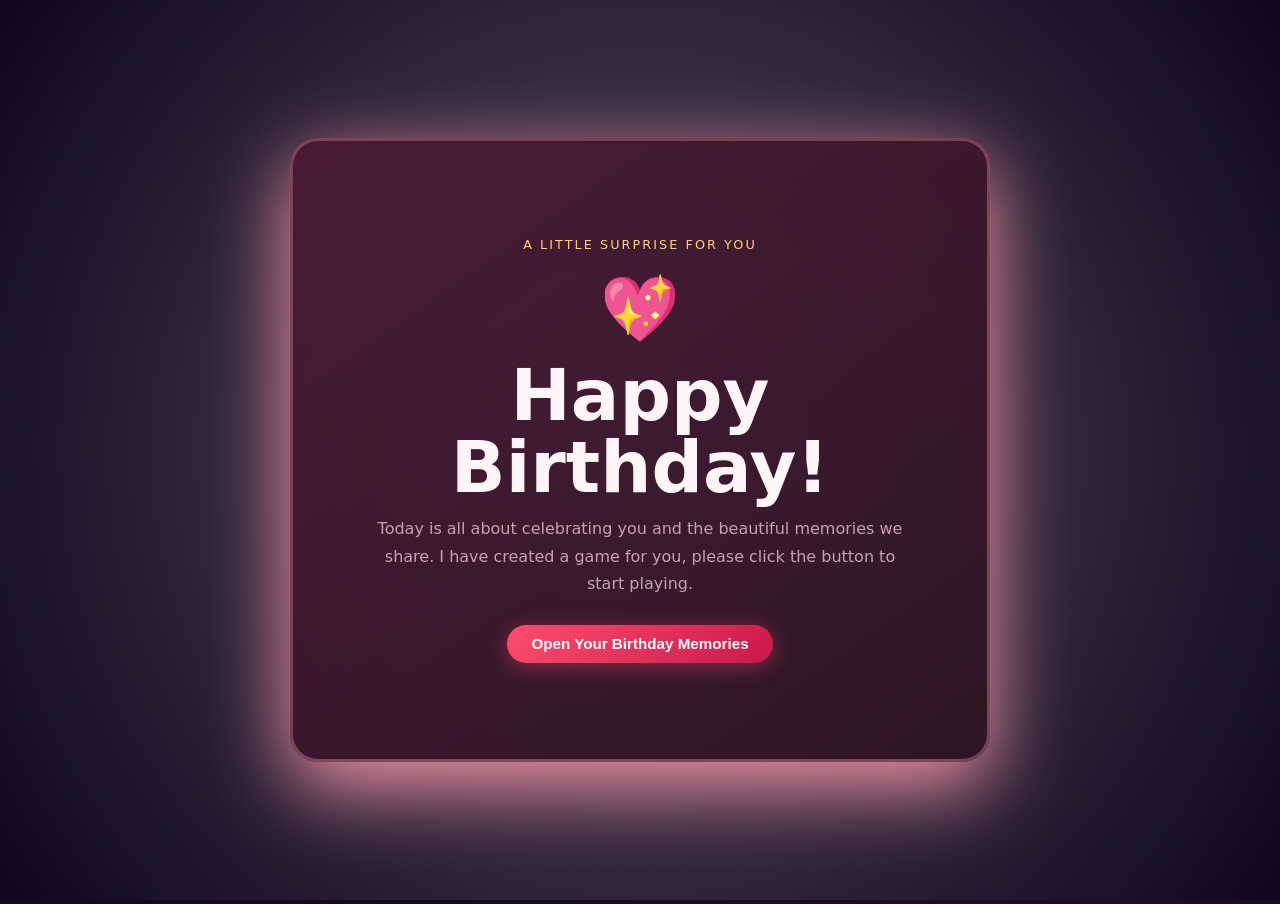
<file: index.html>
<!DOCTYPE html>
<html lang="en">
<head>
<meta charset="UTF-8">
<meta name="viewport" content="width=device-width, initial-scale=1.0">
<title>Heart to Heart | Photo Pair Game</title>
  <link rel="preconnect" href="https://fonts.googleapis.com">
  <link rel="preconnect" href="https://fonts.gstatic.com" crossorigin>
  <link href="https://fonts.googleapis.com/css2?family=Cormorant+Garamond:ital,wght@0,500;0,600;0,700;1,500&family=Great+Vibes&display=swap" rel="stylesheet">
  <link rel="stylesheet" href="styles.css">
</head>
<body> 
  <div class="page-veil" id="page-veil" aria-hidden="true"></div>
  <div class="birthday-intro" id="birthday-intro">
    <div class="birthday-card">
      <span class="birthday-kicker">A little surprise for you</span>
      <span class="birthday-heart" aria-hidden="true">💖</span>
      <h1>Happy Birthday!</h1>
      <p>Today is all about celebrating you and the beautiful memories we share. I have created a game for you, please click the button to start playing.</p>
      <button id="enter-game" type="button">Open Your Birthday Memories</button>
    </div>
  </div>

<main class="page">
		<header class="intro">
			<div><p class="eyebrow">A little memory game</p><h1>Heart to<br>Heart</h1></div>
			<p class="description">Find the photo pairs hiding in a heart. Unleash our precious memories and discover the love that binds us together. <br>Click on a card to reveal the photo, then find its matching pair. <br>Match all pairs to win the game!</p>
		</header>
		<section class="game" aria-label="Photo pair memory game">
			 <div class="stats">
    <div class="stat">Moves: <strong id="moves">0</strong></div>
    <div class="stat">Pairs: <strong id="pairs">0</strong> / 30</div>
  </div>

  <div class="game-board" id="game-board"></div>

  <div class="controls">
    <button id="restart">New Game</button>
  </div>

  <div class="heart-container" id="heart-container"></div>

  <div class="win-overlay" id="win-overlay">
    <div class="win-card">
      <span class="big-heart">💖</span>
      <h2>You did it!</h2>
      <p id="win-stats">You won!</p>
      <p class="win-next">Taking you to our memories…</p>
      <div class="win-actions">
        <button id="see-memories" type="button">Go now</button>
        <button id="play-again" type="button" class="button-secondary">Stay and play again</button>
      </div>
    </div>
  </div>
		</section>
	</main>
	<script src="game.js"></script>


</body>
</html>
</file>
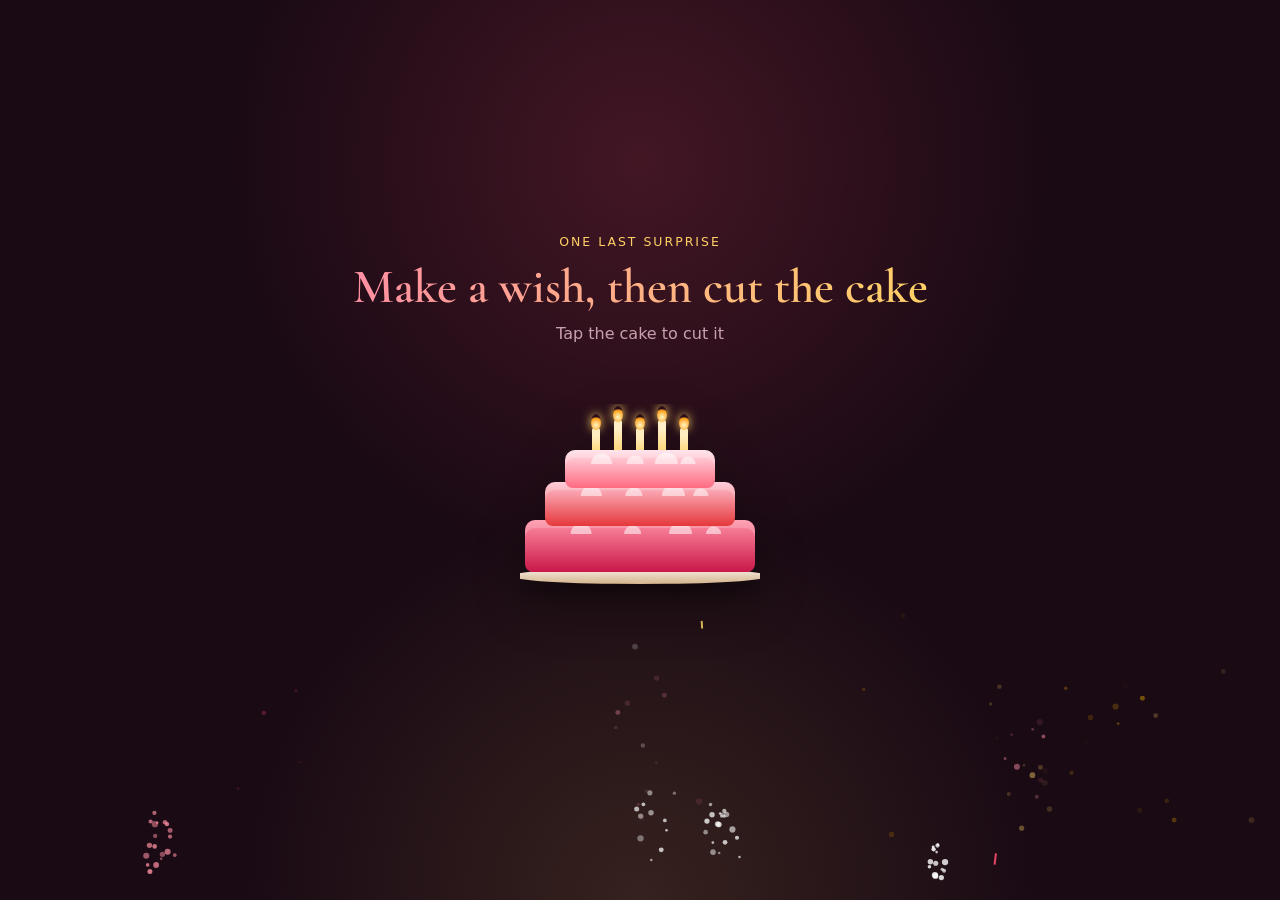
<file: celebrate.html>
<!DOCTYPE html>
<html lang="en">
<head>
  <meta charset="UTF-8">
  <meta name="viewport" content="width=device-width, initial-scale=1.0">
  <title>Cut the Cake | Heart to Heart</title>
  <link rel="preconnect" href="https://fonts.googleapis.com">
  <link rel="preconnect" href="https://fonts.gstatic.com" crossorigin>
  <link href="https://fonts.googleapis.com/css2?family=Cormorant+Garamond:ital,wght@0,500;0,600;0,700;1,500&family=Great+Vibes&display=swap" rel="stylesheet">
  <link rel="stylesheet" href="styles.css">
  <script>
    if (sessionStorage.getItem("pageTransition") === "1") {
      document.documentElement.classList.add("is-arriving");
    }
  </script>
</head>
<body class="celebrate-body">
  <div class="page-veil" id="page-veil" aria-hidden="true"></div>
  <canvas id="fireworks" class="fireworks-canvas" aria-hidden="true"></canvas>
  <div class="balloon-sky" id="balloon-sky" aria-hidden="true"></div>

  <main class="celebrate-stage" id="celebrate-stage">
    <p class="celebrate-kicker">One last surprise</p>
    <h1 class="celebrate-title">Make a wish, then cut the cake</h1>
    <p class="celebrate-hint" id="celebrate-hint">Tap the cake to cut it</p>

    <button class="cake-button" id="cake-button" type="button" aria-label="Cut the birthday cake">
      <span class="knife" aria-hidden="true">
        <span class="knife-handle"></span>
        <span class="knife-blade"></span>
      </span>
      <span class="cake-split">
        <span class="cake-half is-left" id="cake-left"></span>
        <span class="cake-half is-right" id="cake-right"></span>
      </span>
    </button>
  </main>

  <div class="anniversary-overlay" id="anniversary-overlay" aria-live="polite">
    <span class="birthday-kicker">And now, for us</span>
    <h2>Happy Anniversary</h2>
    <p>To the love we keep choosing, and to every year still waiting to be photographed.</p>
    <a href="memories.html">Look at our memories again</a>
  </div>

  <script src="celebrate.js"></script>
</body>
</html>
</file>
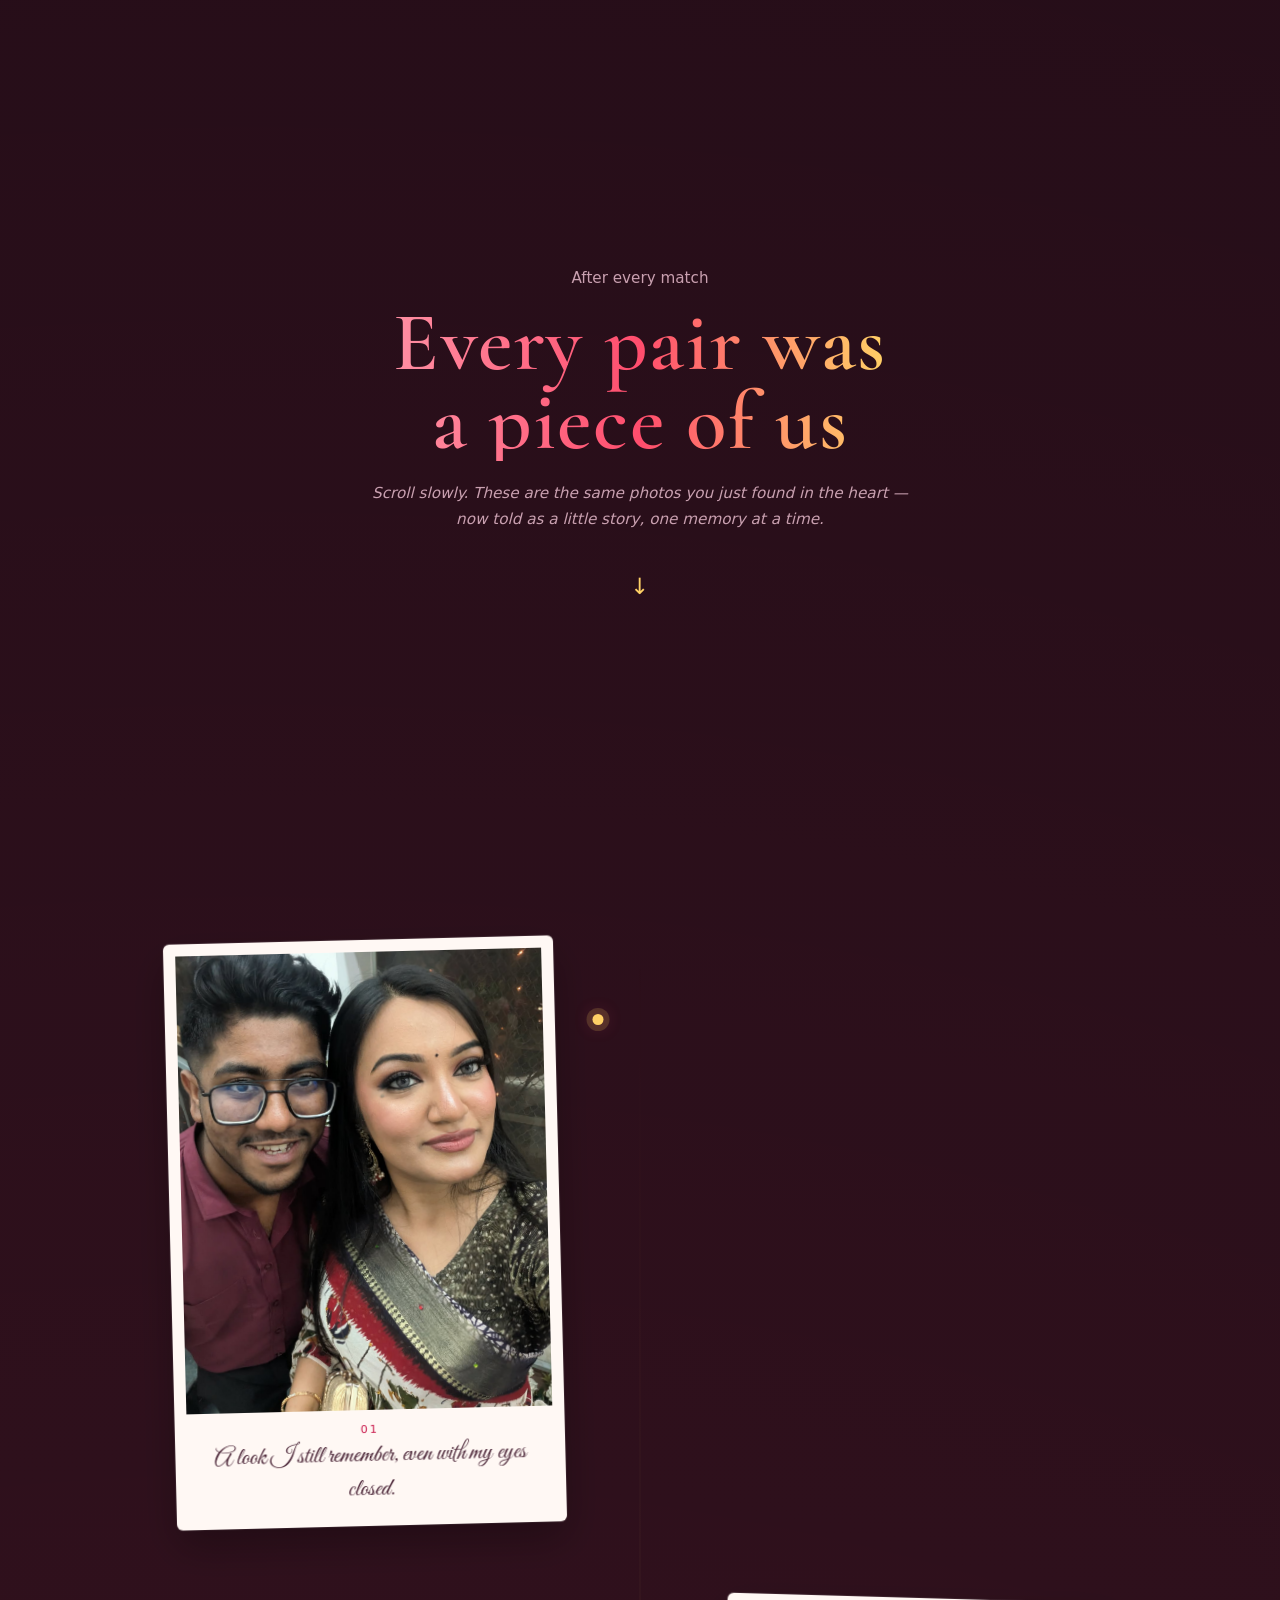
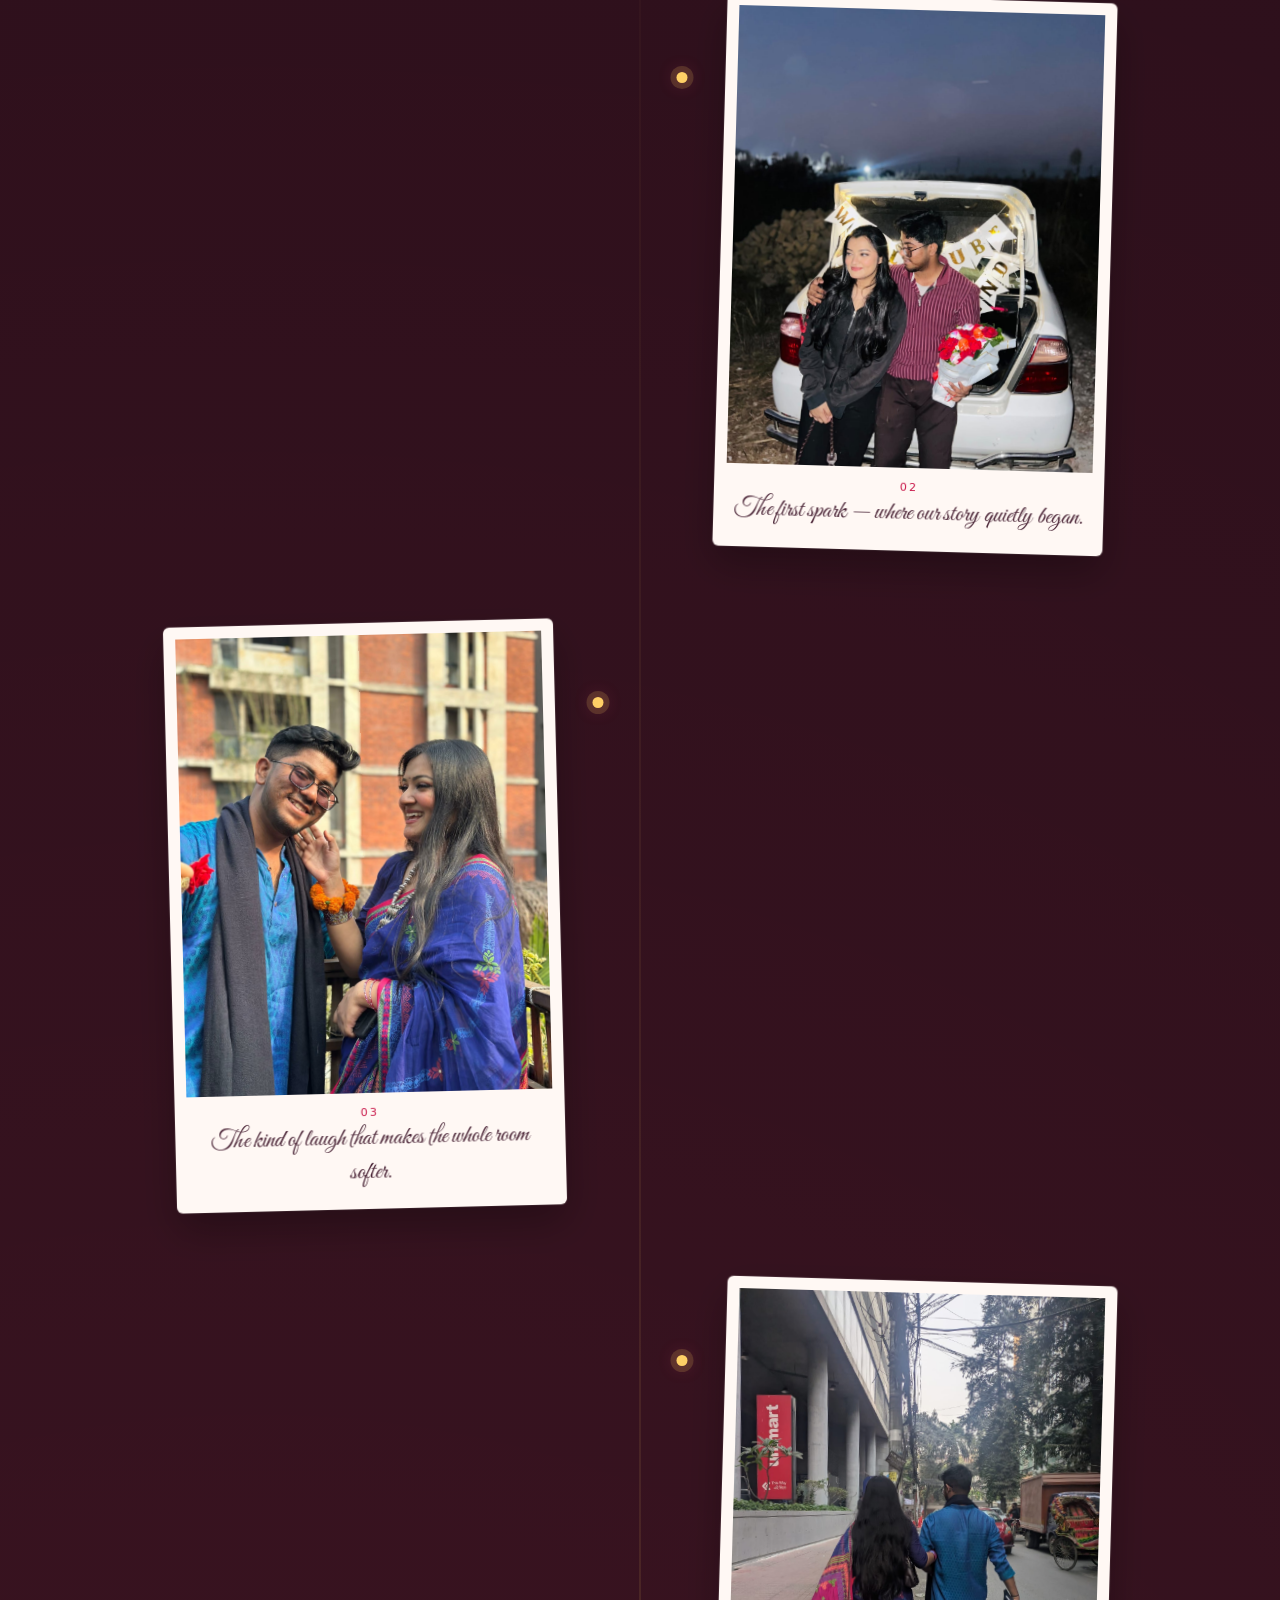
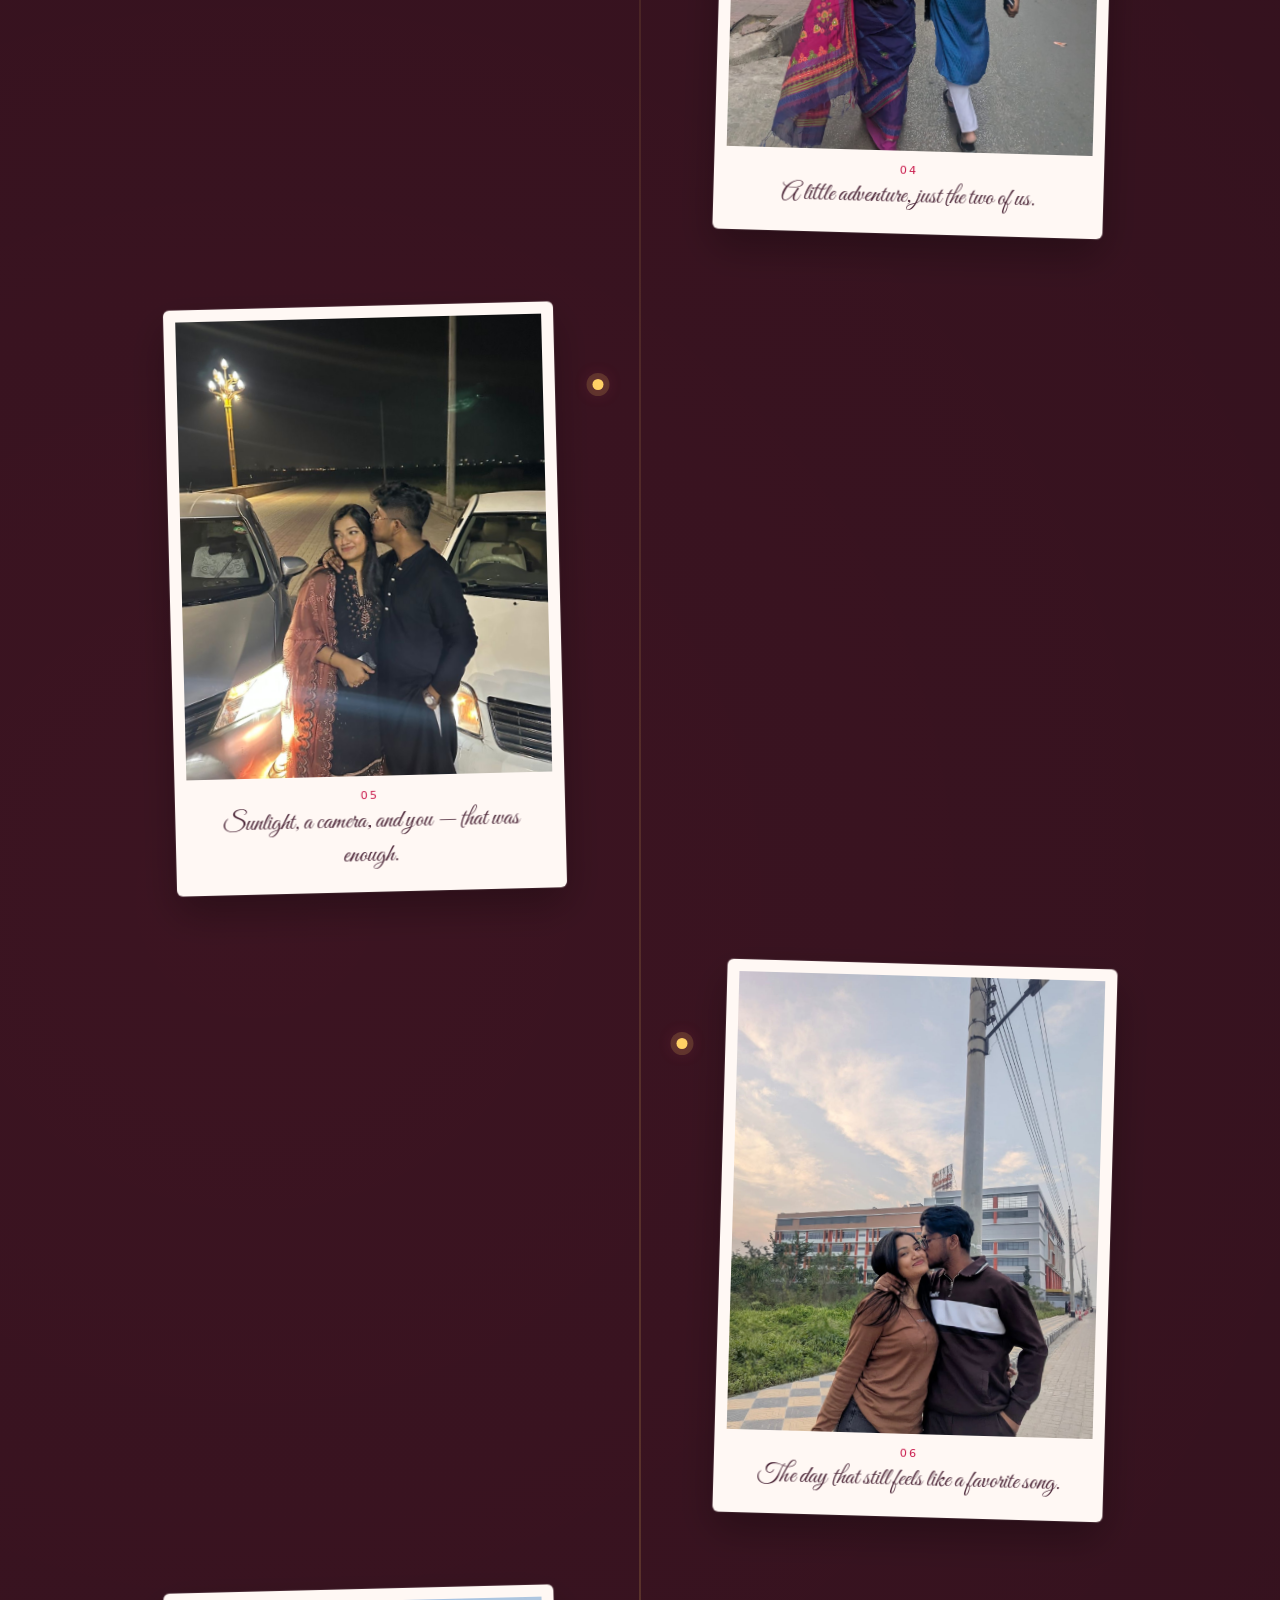
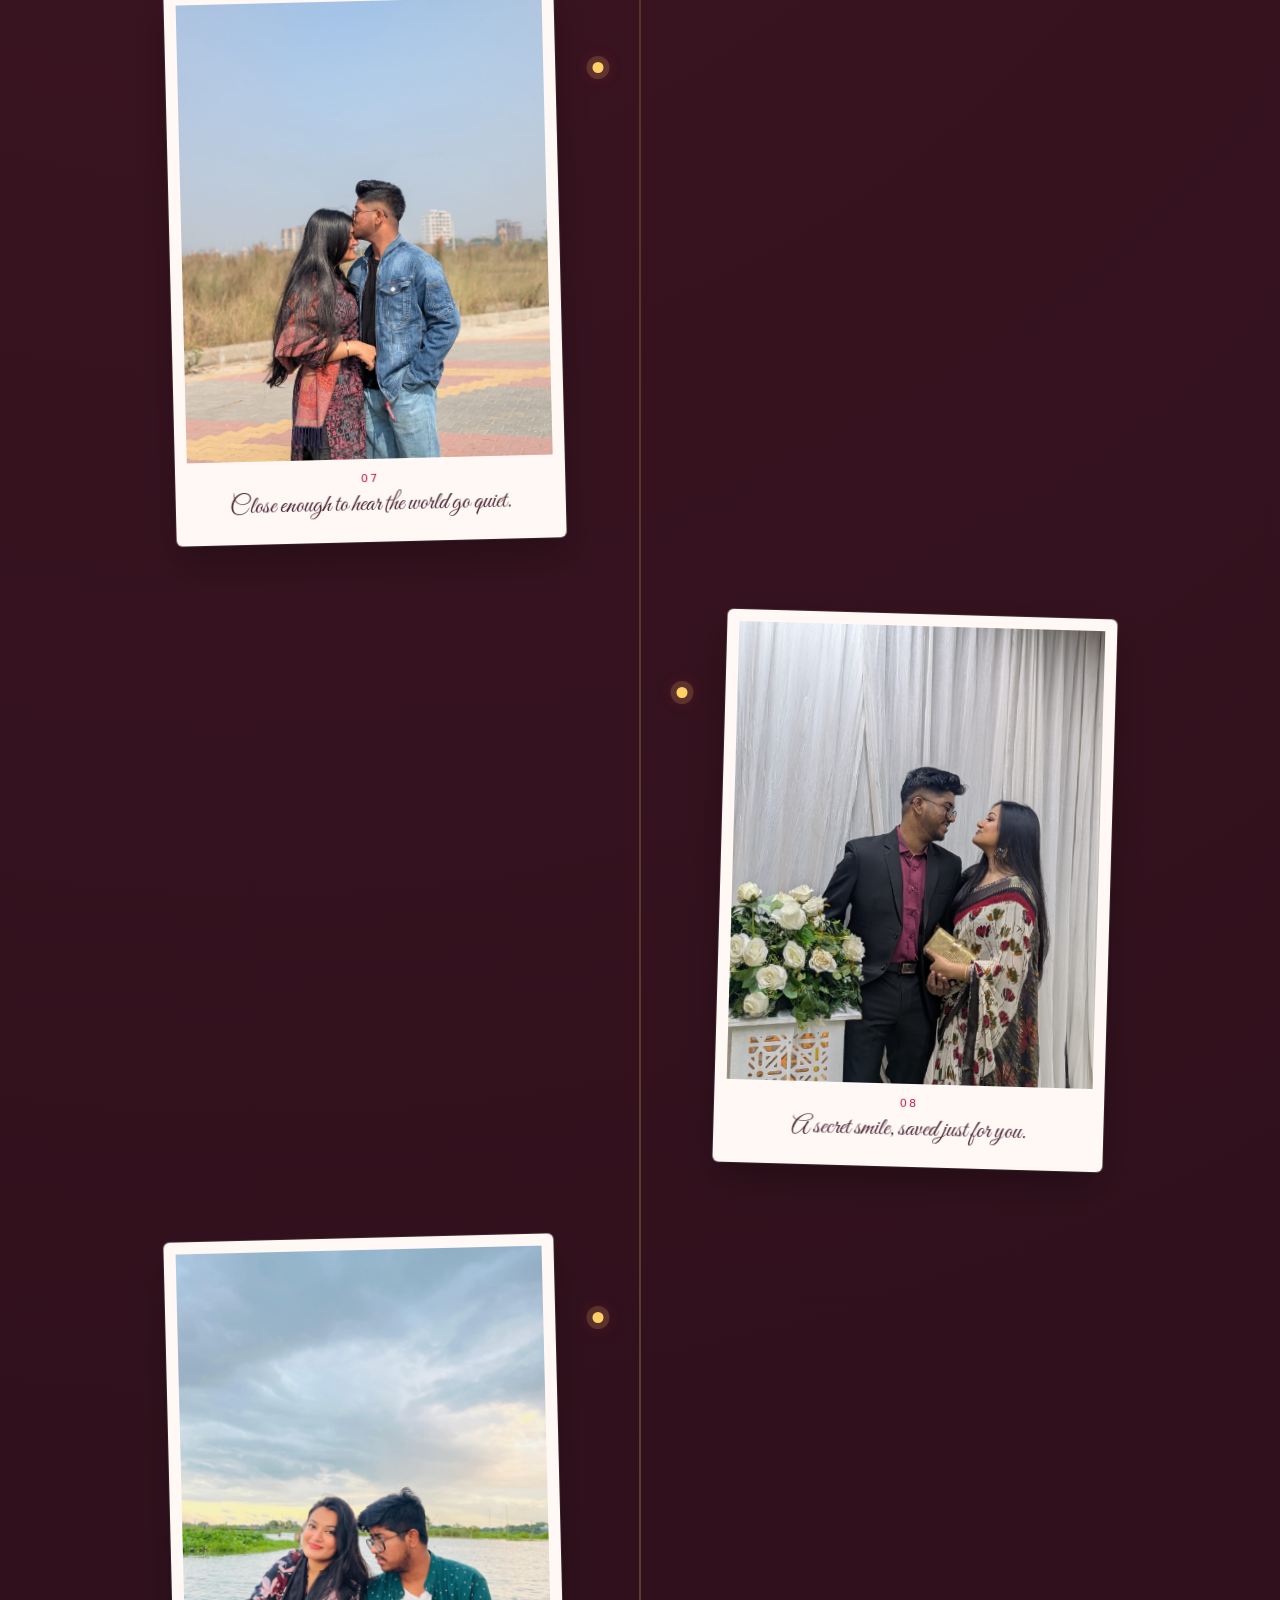
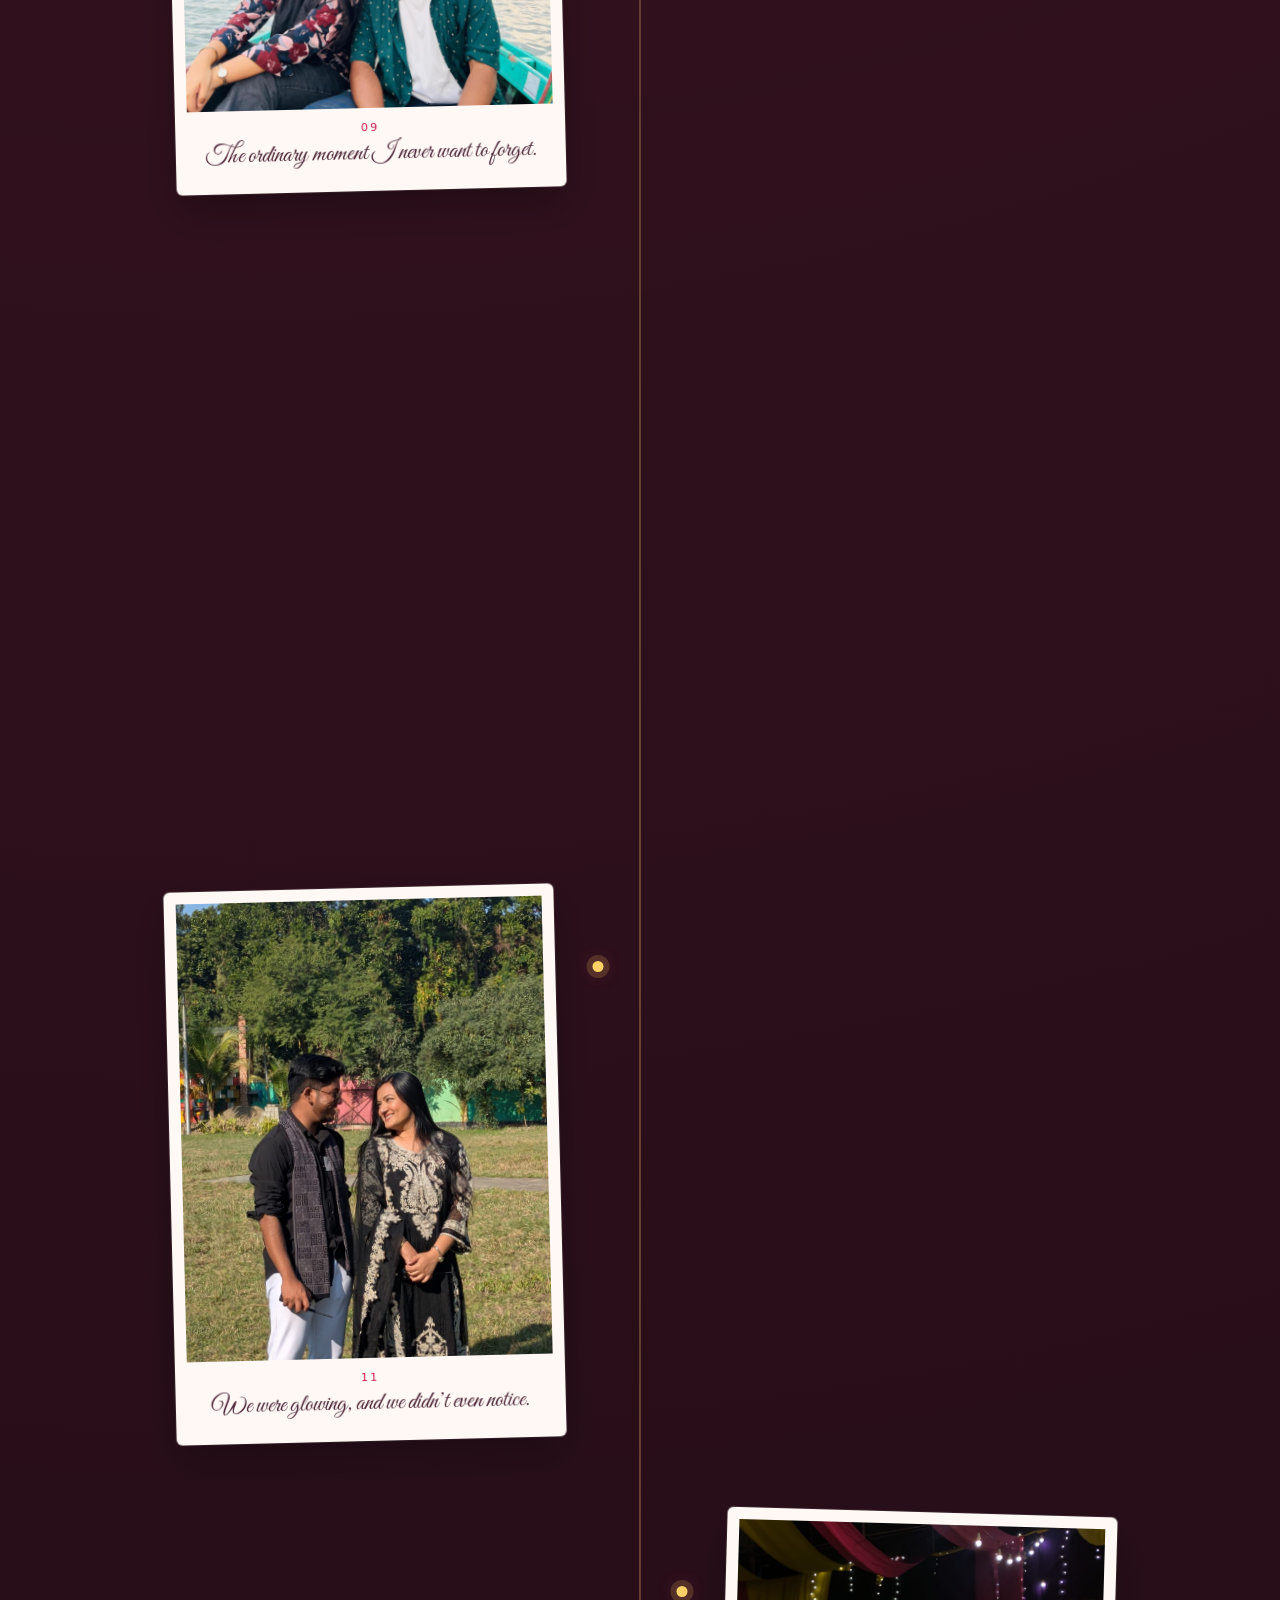
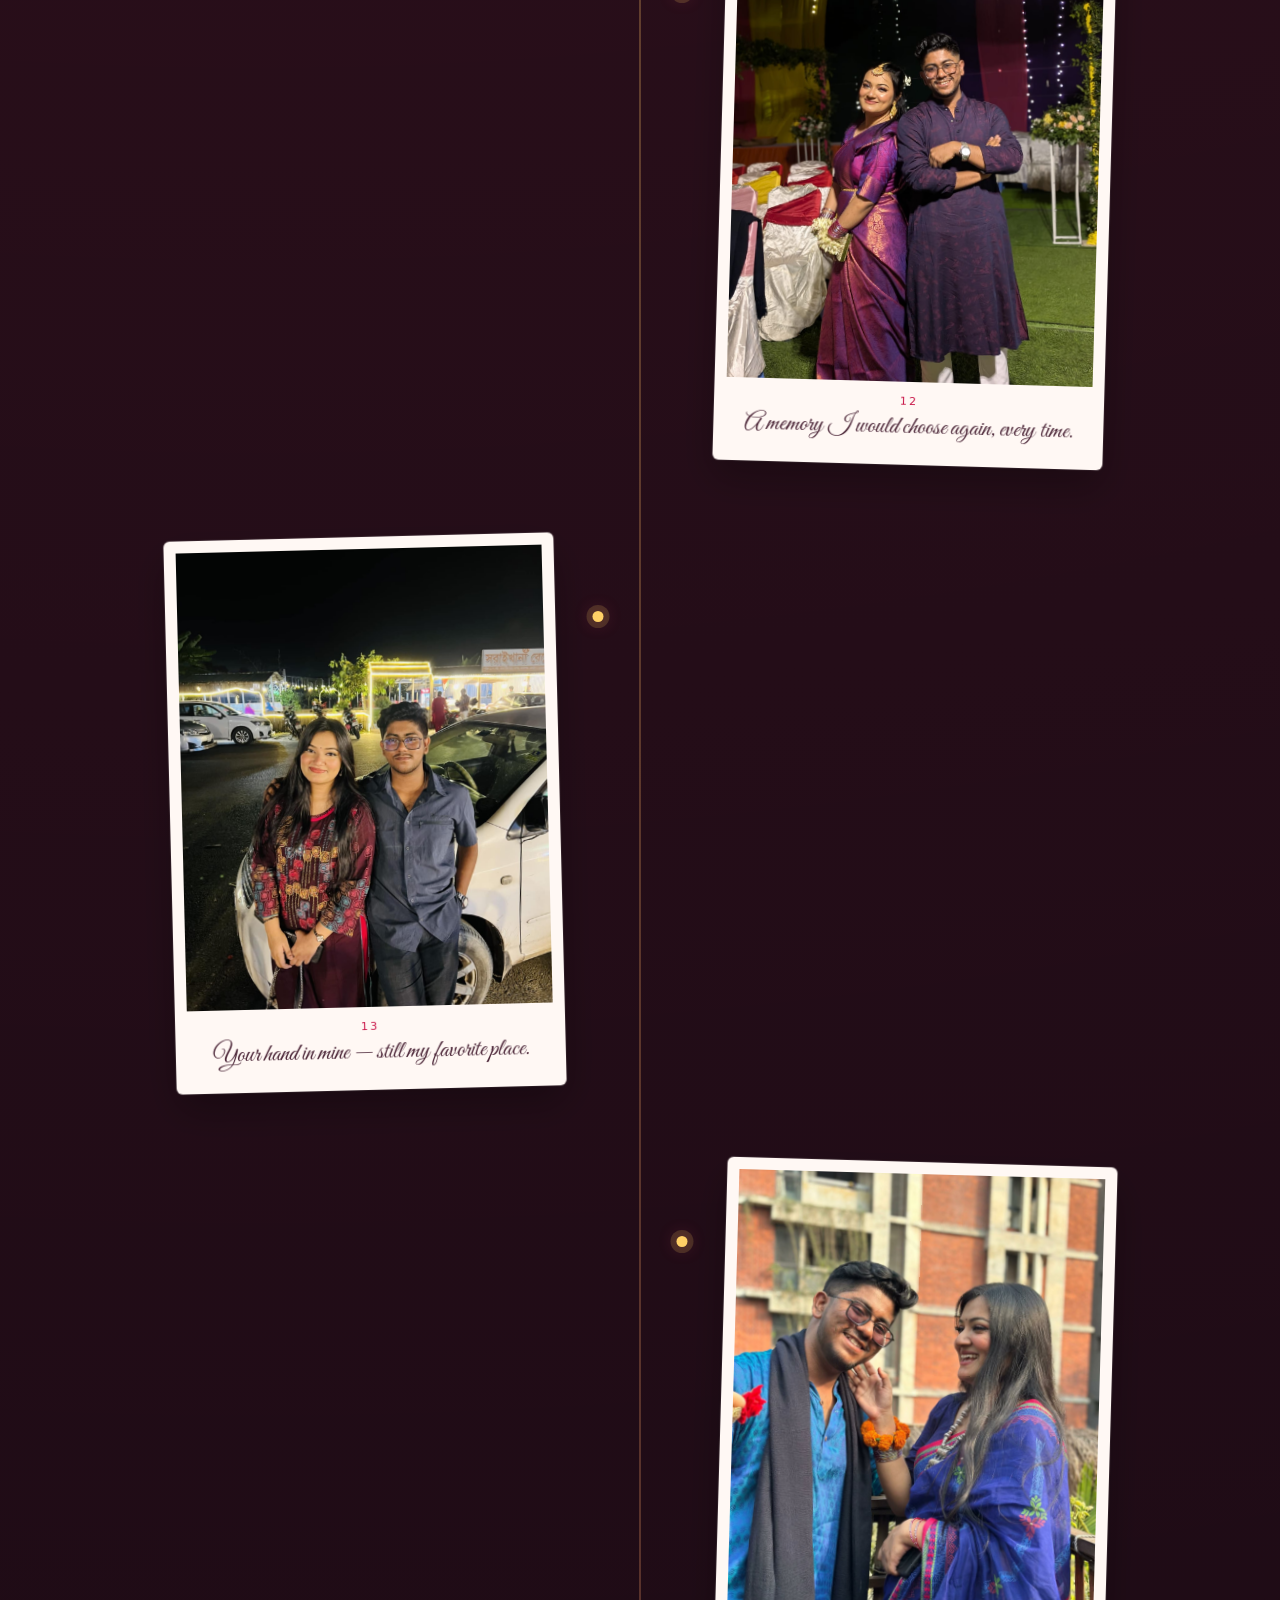
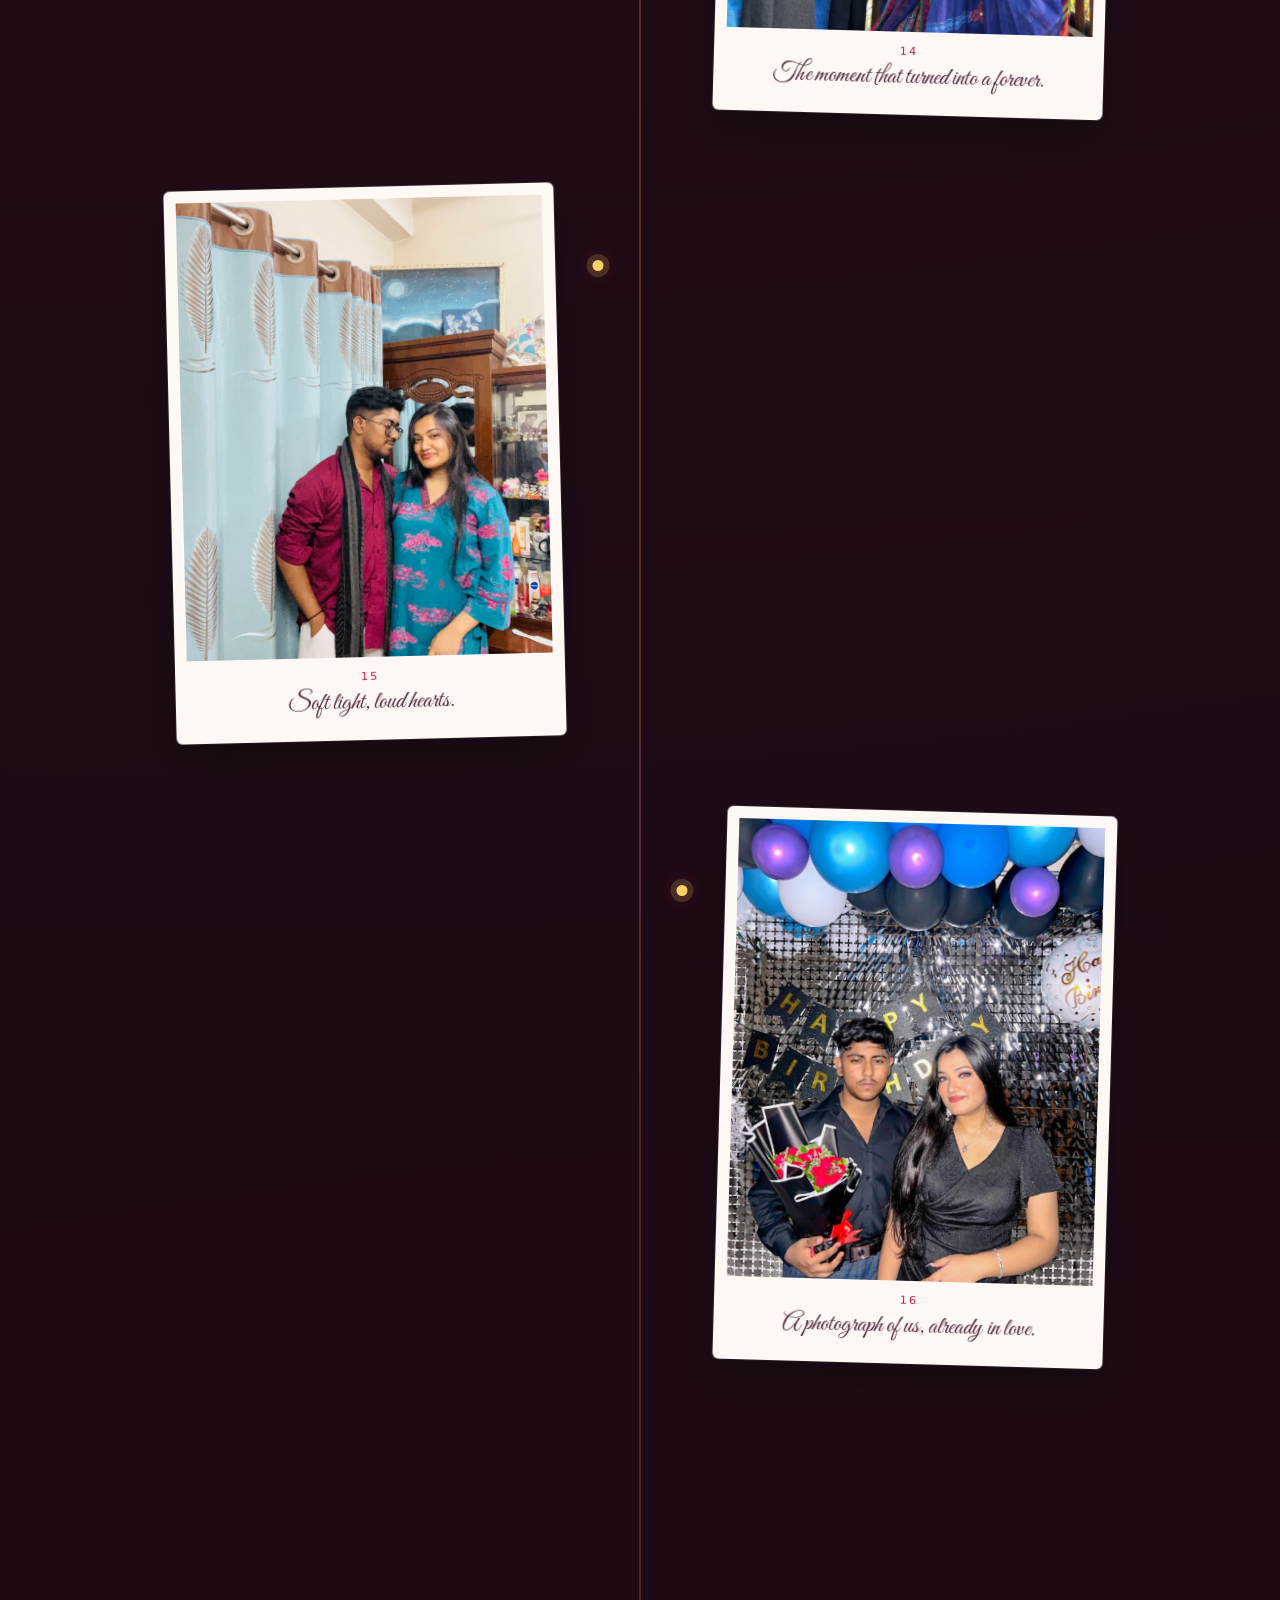
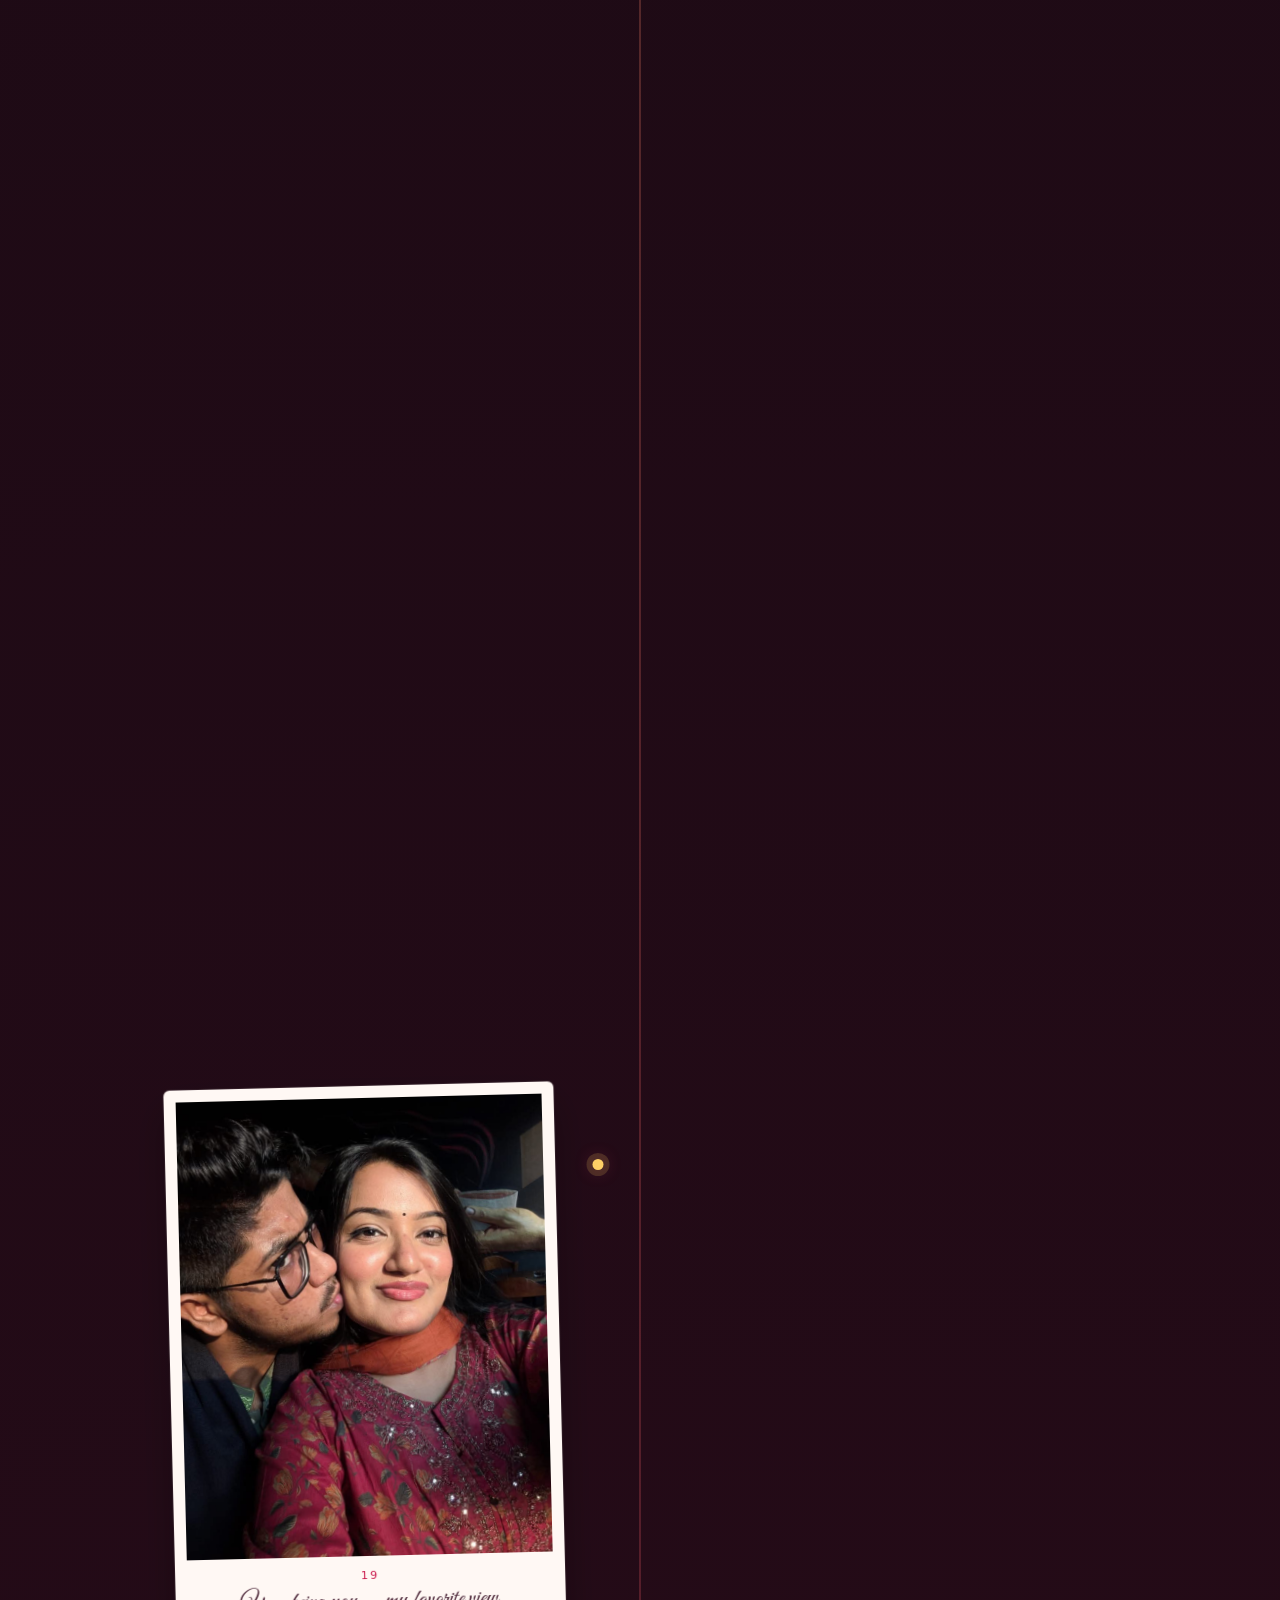
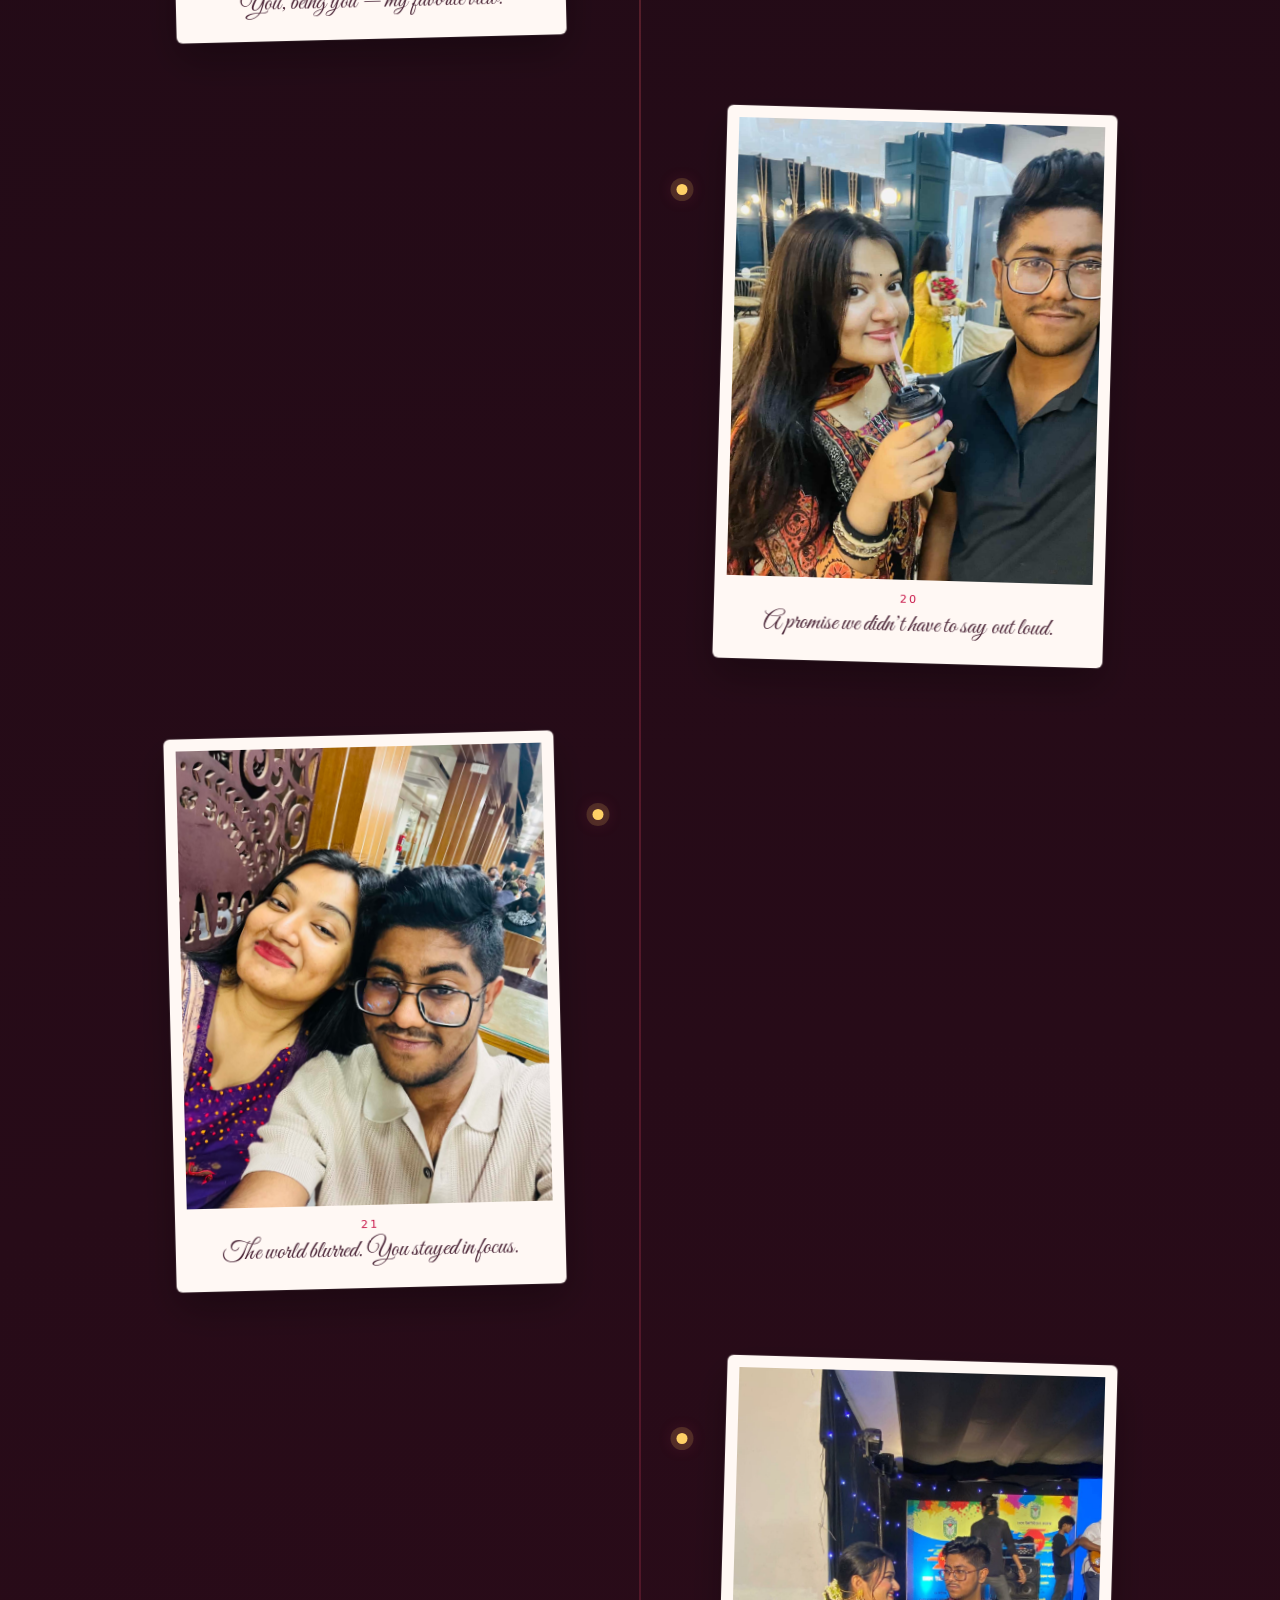
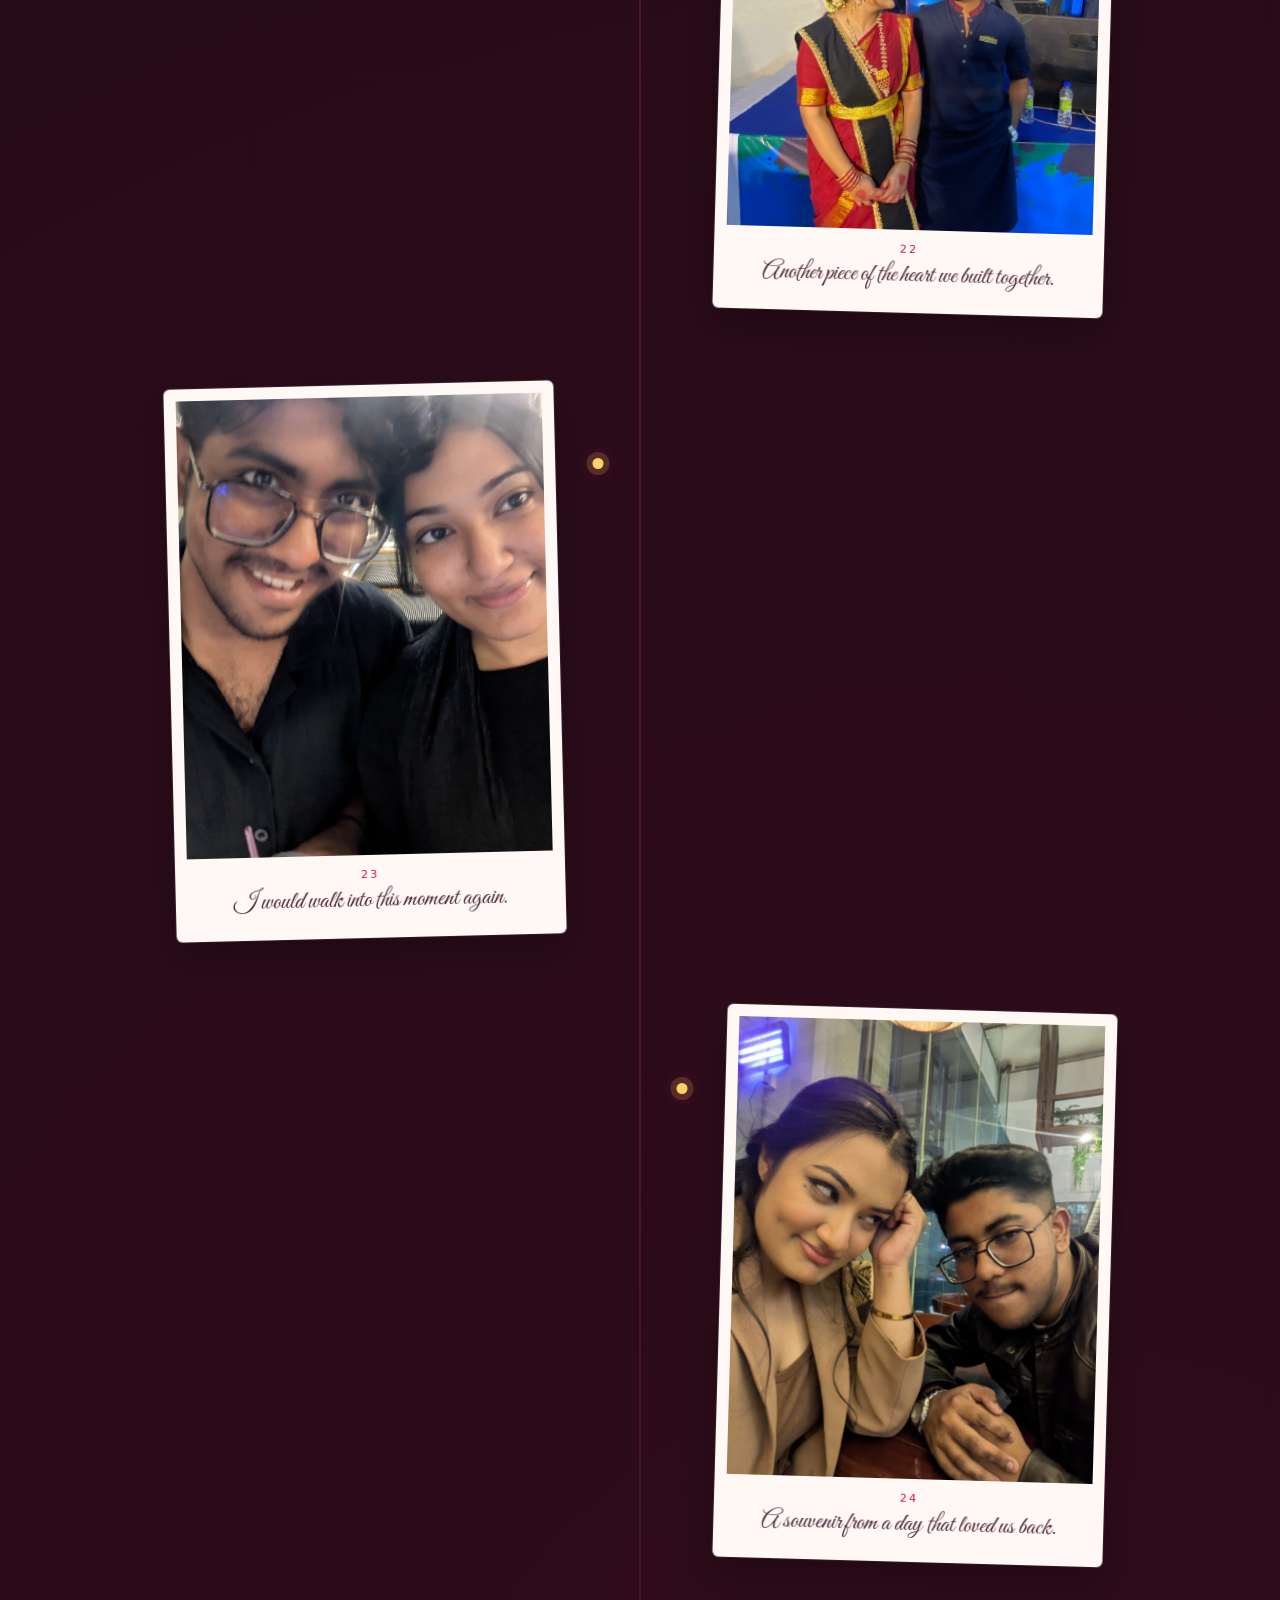
<file: memories.html>
<!DOCTYPE html>
<html lang="en">
<head>
  <meta charset="UTF-8">
  <meta name="viewport" content="width=device-width, initial-scale=1.0">
  <title>Our Memories | Heart to Heart</title>
  <link rel="preconnect" href="https://fonts.googleapis.com">
  <link rel="preconnect" href="https://fonts.gstatic.com" crossorigin>
  <link href="https://fonts.googleapis.com/css2?family=Cormorant+Garamond:ital,wght@0,500;0,600;0,700;1,500&family=Great+Vibes&display=swap" rel="stylesheet">
  <link rel="stylesheet" href="styles.css">
  <script>
    if (sessionStorage.getItem("memoryTransition") === "1") {
      document.documentElement.classList.add("is-arriving");
    }
  </script>
</head>
<body class="memories-body">
  <div class="page-veil" id="page-veil" aria-hidden="true"></div>
  <div class="scroll-progress" id="scroll-progress" aria-hidden="true"></div>
  <div class="memory-hearts" id="memory-hearts" aria-hidden="true"></div>

  <header class="memories-hero">
    <p class="eyebrow">After every match</p>
    <h1>Every pair was<br>a piece of us</h1>
    <p class="memories-lead">Scroll slowly. These are the same photos you just found in the heart — now told as a little story, one memory at a time.</p>
    <span class="scroll-hint">↓</span>
  </header>

  <main class="memories-main">
    <div class="timeline" id="timeline"></div>

    <section class="closing-letter" aria-label="Birthday letter">
      <span class="birthday-kicker">A note for your birthday</span>
      <h2>Happy Birthday</h2>
      <p>Thank you for playing, for remembering, and for being the reason these photos exist. I hope today feels as warm as every moment we have already shared — and as bright as the ones still waiting for us.</p>
      <p class="letter-signoff">With all my love.</p>
      <button id="open-celebrate" type="button">Come cut the cake</button>
    </section>
  </main>

  <nav class="memories-nav">
    <a href="index.html">Play the heart game again</a>
  </nav>

  <script src="memories.js"></script>
</body>
</html>
</file>
<file: styles.css>
*,
*::before,
*::after {
  box-sizing: border-box;
  margin: 0;
  padding: 0;
}

:root {
  --bg: #1a0a14;
  --surface: #2d1525;
  --accent: #ff4d6d;
  --accent-soft: #ff8fa3;
  --gold: #ffd166;
  --text: #fff5f7;
  --text-muted: #c9a0b0;
  --card-back: linear-gradient(135deg, #ff4d6d 0%, #c9184a 50%, #590d22 100%);
  --shadow: 0 12px 40px rgba(255, 77, 109, 0.25);
}

body {
  min-height: 100vh;
  font-family: "Segoe UI", system-ui, sans-serif;
  background:
    radial-gradient(circle at 20% 20%, rgba(255, 77, 109, 0.15), transparent 40%),
    radial-gradient(circle at 80% 80%, rgba(201, 24, 74, 0.12), transparent 40%),
    var(--bg);
  color: var(--text);
  display: flex;
  flex-direction: column;
  align-items: center;
  padding: 1.5rem;
}

.birthday-intro {
  position: fixed;
  inset: 0;
  z-index: 300;
  display: grid;
  place-items: center;
  padding: 1.5rem;
  background:
   /* Deep Radial Glow */
radial-gradient(circle at center, #574c5f 0%, #0F051D 100%);

/* OR Dark Midnight Navy */

    
  backdrop-filter: blur(10px);
  opacity: 1;
  transition: opacity 0.9s ease, visibility 0.9s ease;
}

.birthday-intro.is-leaving {
  opacity: 0;
  visibility: hidden;
  pointer-events: none;
}

.birthday-card {
  width: min(100%, 700px);
  padding: clamp(3.5rem, 9vw, 6rem) 3rem;
  text-align: center;
  border: 3px solid rgba(255, 143, 163, 0.35);
  border-radius: 28px;
  background: linear-gradient(145deg, rgba(75, 25, 54, 0.9), rgba(45, 21, 37, 0.96));
  box-shadow: 0 24px 80px rgb(243, 149, 167); 
}

.birthday-kicker {
  display: block;
  margin-bottom: 1.25rem;
  color: var(--gold);
  font-size: 0.8rem;
  font-style: normal;
  letter-spacing: 0.16em;
  text-transform: uppercase;
}

.birthday-heart {
  display: block;
  margin-bottom: 0.75rem;
  font-size: 4rem;
  animation: heartBeat 1.4s ease-in-out infinite;
}

.birthday-card h1 {
  margin-bottom: 0.75rem;
  text-align: center;
  font-size: clamp(2.4rem, 8vw, 4.5rem);
  line-height: 1;
}

.birthday-card p {
  max-width: 34rem;
  margin: 0 auto 1.75rem;
  color: var(--text-muted);
  font-size: 1rem;
  font-style: normal;
  line-height: 1.7;
  text-align: center;
}

@keyframes birthdayCardIn {
  from { opacity: 0; transform: translateY(18px) scale(0.97); }
  to { opacity: 1; transform: translateY(0) scale(1); }
}

header {
  text-align: center;
  margin-bottom: 1.5rem;
}

header h1 {
  font-size: clamp(1.8rem, 5vw, 2.6rem);
  font-weight: 700;
  background: linear-gradient(90deg, var(--accent-soft), var(--accent), var(--gold));
  -webkit-background-clip: text;
  background-clip: text;
  color: transparent;
  margin-bottom: 0.25rem;
}

header p {
  color: var(--text-muted);
  font-size: 0.95rem;
}

.stats {
  display: flex;
  gap: 1.5rem;
  margin-bottom: 1.25rem;
  flex-wrap: wrap;
  justify-content: center;
}

.stat {
  background: var(--surface);
  border: 1px solid rgba(255, 77, 109, 0.25);
  border-radius: 999px;
  padding: 0.5rem 1.25rem;
  font-size: 0.9rem;
  display: flex;
  align-items: center;
  gap: 0.5rem;
}

.stat strong {
  color: var(--accent-soft);
  font-size: 1.1rem;
}

.heart-board-wrap {
  position: relative;
  padding: 0.5rem;
}

.heart-board-wrap::before {
  content: "";
  position: absolute;
  inset: -4%;
  background: radial-gradient(
    ellipse at 50% 42%,
    rgba(255, 77, 109, 0.14) 0%,
    rgba(201, 24, 74, 0.06) 45%,
    transparent 72%
  );
  pointer-events: none;
  z-index: 0;
}

.game-board {
  position: relative;
  z-index: 1;
  display: grid;
  grid-template-columns: repeat(11, minmax(24px, 1fr));
  grid-template-rows: repeat(8, auto);
  gap: clamp(0.35rem, 1.6vw, 0.65rem);
  max-width: 660px;
  width: 100%;
  perspective: 1000px;
  margin: 0 auto;
}

.grid-hole {
  aspect-ratio: 1;
  pointer-events: none;
}

.card {
  aspect-ratio: 1;
  cursor: pointer;
  position: relative;
  transform-style: preserve-3d;
  transition: transform 0.55s cubic-bezier(0.4, 0, 0.2, 1);
  border-radius: 12px;
}

.card.flipped {
  transform: rotateY(180deg);
}

.card.matched {
  cursor: default;
  animation: matchPulse 0.6s ease;
}

.card.matched .card-inner {
  box-shadow: 0 0 24px rgba(255, 77, 109, 0.6);
}

.card.filler {
  cursor: default;
}

@keyframes matchPulse {
  0%, 100% { transform: rotateY(180deg) scale(1); }
  50% { transform: rotateY(180deg) scale(1.08); }
}

.card-inner {
  position: absolute;
  inset: 0;
  transform-style: preserve-3d;
  border-radius: 12px;
  box-shadow: var(--shadow);
}

.card-face {
  position: absolute;
  inset: 0;
  backface-visibility: hidden;
  border-radius: 12px;
  overflow: hidden;
}

.card-back {
  background: var(--card-back);
  display: flex;
  align-items: center;
  justify-content: center;
  border: 2px solid rgba(255, 255, 255, 0.15);
}

.card-back svg {
  width: 45%;
  height: 45%;
  opacity: 0.85;
  filter: drop-shadow(0 2px 8px rgba(0, 0, 0, 0.3));
}

.card-front {
  transform: rotateY(180deg);
  background: #fff;
}

.card-front img {
  width: 100%;
  height: 100%;
  object-fit: cover;
  display: block;
}

.card:not(.flipped):not(.matched):hover .card-inner {
  transform: scale(1.04);
  transition: transform 0.2s;
}

.controls {
  margin-top: 1.5rem;
  display: flex;
  gap: 0.75rem;
}

button {
  background: linear-gradient(135deg, var(--accent), #c9184a);
  color: white;
  border: none;
  border-radius: 999px;
  padding: 0.65rem 1.5rem;
  font-size: 0.95rem;
  font-weight: 600;
  cursor: pointer;
  transition: transform 0.15s, box-shadow 0.15s;
  box-shadow: 0 4px 20px rgba(255, 77, 109, 0.4);
}

button:hover {
  transform: translateY(-2px);
  box-shadow: 0 6px 28px rgba(255, 77, 109, 0.55);
}

button:active {
  transform: translateY(0);
}

/* Heart burst animation */
.heart-container {
  position: fixed;
  inset: 0;
  pointer-events: none;
  z-index: 100;
  overflow: hidden;
}

.heart-particle {
  position: absolute;
  font-size: 1.5rem;
  animation: heartFloat 1.4s ease-out forwards;
  opacity: 0;
  filter: drop-shadow(0 2px 6px rgba(255, 77, 109, 0.5));
}

@keyframes heartFloat {
  0% {
    opacity: 1;
    transform: translate(0, 0) scale(0.3) rotate(0deg);
  }
  20% {
    opacity: 1;
    transform: translate(var(--tx, 0), -20px) scale(1.2) rotate(var(--rot, 15deg));
  }
  100% {
    opacity: 0;
    transform: translate(var(--tx2, 0), -120px) scale(0.6) rotate(var(--rot2, -10deg));
  }
}

.match-flash {
  position: fixed;
  inset: 0;
  background: radial-gradient(circle, rgba(255, 77, 109, 0.25) 0%, transparent 70%);
  pointer-events: none;
  z-index: 50;
  animation: flashFade 0.5s ease forwards;
}

@keyframes flashFade {
  from { opacity: 1; }
  to { opacity: 0; }
}

/* Win overlay */
.win-overlay {
  position: fixed;
  inset: 0;
  background: rgba(26, 10, 20, 0.85);
  backdrop-filter: blur(8px);
  display: flex;
  align-items: center;
  justify-content: center;
  z-index: 200;
  opacity: 0;
  pointer-events: none;
  transition: opacity 0.4s;
}

.win-overlay.show {
  opacity: 1;
  pointer-events: auto;
}

.win-overlay.is-departing .win-card {
  opacity: 0;
  transform: scale(0.96) translateY(10px);
  transition: opacity 0.7s ease, transform 0.7s ease;
}

.win-next {
  margin: 0 0 1.1rem !important;
  color: var(--gold) !important;
  font-size: 0.92rem !important;
  font-style: normal !important;
  text-align: center !important;
}

.page-veil {
  position: fixed;
  inset: 0;
  z-index: 500;
  background:
    radial-gradient(circle at center, rgba(87, 76, 95, 0.55) 0%, #0f051d 72%);
  opacity: 0;
  visibility: hidden;
  pointer-events: none;
  transition: opacity 1.15s ease, visibility 1.15s ease;
}

.page-veil.is-visible,
html.is-arriving .page-veil {
  opacity: 1;
  visibility: visible;
  pointer-events: auto;
}

.win-card {
  background: var(--surface);
  border: 2px solid rgba(255, 77, 109, 0.4);
  border-radius: 24px;
  padding: 2.5rem 2rem;
  text-align: center;
  max-width: 380px;
  box-shadow: 0 20px 60px rgba(255, 77, 109, 0.3);
  animation: winPop 0.5s cubic-bezier(0.34, 1.56, 0.64, 1);
}

.win-actions {
  display: flex;
  flex-direction: column;
  gap: 0.7rem;
  align-items: stretch;
}

.button-secondary {
  background: transparent;
  color: var(--accent-soft);
  border: 1px solid rgba(255, 143, 163, 0.45);
  box-shadow: none;
}

.button-secondary:hover {
  box-shadow: 0 6px 28px rgba(255, 77, 109, 0.25);
}

@keyframes winPop {
  from {
    transform: scale(0.5);
    opacity: 0;
  }
  to {
    transform: scale(1);
    opacity: 1;
  }
}

.win-card .big-heart {
  font-size: 4rem;
  display: block;
  margin-bottom: 0.75rem;
  animation: heartBeat 1s ease infinite;
}

@keyframes heartBeat {
  0%, 100% { transform: scale(1); }
  25% { transform: scale(1.15); }
  50% { transform: scale(1); }
  75% { transform: scale(1.1); }
}

.win-card h2 {
  font-size: 1.6rem;
  margin-bottom: 0.5rem;
  color: var(--accent-soft);
}

.win-card p {
  color: var(--text-muted);
  margin-bottom: 1.25rem;
}

@media (max-width: 400px) {
  .game-board {
    grid-template-columns: repeat(4, 1fr);
    gap: 0.35rem;
    max-width: 300px;
  }

  .card {
    border-radius: 8px;
  }

  .card-face {
    border-radius: 8px;
  }

  .birthday-card {
    padding-inline: 1.25rem;
  }
}

/* Memories walk */
.scroll-progress {
  position: fixed;
  top: 0;
  left: 0;
  height: 3px;
  width: 0;
  z-index: 400;
  background: linear-gradient(90deg, var(--accent-soft), var(--accent), var(--gold));
  box-shadow: 0 0 12px rgba(255, 77, 109, 0.55);
}

.memories-body {
  padding: 0;
  overflow-x: hidden;
}

.memories-body h1,
.memories-body h2 {
  font-family: "Cormorant Garamond", "Segoe UI", serif;
  text-align: center;
  letter-spacing: 0.02em;
}

.memory-hearts {
  position: fixed;
  inset: 0;
  pointer-events: none;
  z-index: 1;
  overflow: hidden;
}

.ambient-heart {
  position: absolute;
  bottom: -2rem;
  animation: ambientRise linear forwards;
  filter: drop-shadow(0 4px 10px rgba(255, 77, 109, 0.25));
}

@keyframes ambientRise {
  from {
    transform: translateY(0) rotate(0deg) scale(0.8);
  }
  to {
    transform: translateY(-110vh) rotate(28deg) scale(1.15);
  }
}

.memories-hero {
  position: relative;
  z-index: 2;
  min-height: 100vh;
  display: grid;
  place-content: center;
  justify-items: center;
  gap: 1rem;
  padding: 4rem 1.5rem 6rem;
  text-align: center;
}

.memories-hero .eyebrow,
.memories-nav a,
.birthday-kicker {
  font-style: normal;
}

.memories-hero h1 {
  font-size: clamp(2.6rem, 9vw, 5.2rem);
  line-height: 0.95;
  font-weight: 600;
  background: linear-gradient(90deg, var(--accent-soft), var(--accent), var(--gold));
  -webkit-background-clip: text;
  background-clip: text;
  color: transparent;
}

.memories-lead {
  max-width: 34rem;
  color: var(--text-muted);
  text-align: center;
  font-style: italic;
  line-height: 1.7;
}

.scroll-hint {
  margin-top: 1.5rem;
  color: var(--gold);
  font-size: 1.4rem;
  animation: hintBounce 1.8s ease-in-out infinite;
}

@keyframes hintBounce {
  0%, 100% { transform: translateY(0); opacity: 0.45; }
  50% { transform: translateY(8px); opacity: 1; }
}

.memories-main {
  position: relative;
  z-index: 2;
  width: min(100%, 980px);
  margin: 0 auto;
  padding: 0 1.25rem 6rem;
}

.timeline {
  position: relative;
  display: grid;
  gap: 4.5rem;
  padding: 1rem 0 4rem;
}

.timeline::before {
  content: "";
  position: absolute;
  top: 0;
  bottom: 0;
  left: 50%;
  width: 1px;
  background: linear-gradient(
    to bottom,
    transparent,
    rgba(255, 209, 102, 0.55),
    rgba(255, 77, 109, 0.45),
    transparent
  );
  transform: translateX(-50%);
}

.memory-card {
  position: relative;
  width: min(100%, 390px);
  opacity: 0;
  transform: translateY(36px);
  transition: opacity 0.8s ease var(--delay, 0s), transform 0.8s ease var(--delay, 0s);
}

.memory-card.is-visible {
  opacity: 1;
  transform: translateY(0);
}

.memory-card.is-left {
  justify-self: start;
  margin-right: calc(50% + 2rem);
}

.memory-card.is-right {
  justify-self: end;
  margin-left: calc(50% + 2rem);
}

.memory-dot {
  position: absolute;
  top: 4.6rem;
  width: 11px;
  height: 11px;
  border-radius: 50%;
  background: var(--gold);
  box-shadow: 0 0 0 6px rgba(255, 209, 102, 0.16), 0 0 18px rgba(255, 77, 109, 0.45);
}

.memory-card.is-left .memory-dot {
  right: calc(-2rem - 6px);
  transform: translateX(50%);
}

.memory-card.is-right .memory-dot {
  left: calc(-2rem - 6px);
  transform: translateX(-50%);
}

.polaroid {
  margin: 0;
  padding: 0.75rem 0.75rem 1.1rem;
  background: #fff8f4;
  border-radius: 6px;
  box-shadow:
    0 18px 40px rgba(0, 0, 0, 0.28),
    0 0 0 1px rgba(255, 255, 255, 0.08);
  transform: rotate(-1.4deg);
}

.memory-card.is-right .polaroid {
  transform: rotate(1.6deg);
}

.polaroid img {
  display: block;
  width: 100%;
  aspect-ratio: 4 / 5;
  object-fit: cover;
  background: #3a1c2c;
}

.polaroid figcaption {
  padding: 0.85rem 0.35rem 0.15rem;
  text-align: center;
}

.memory-number {
  display: block;
  margin-bottom: 0.2rem;
  color: #c9184a;
  font-size: 0.7rem;
  letter-spacing: 0.18em;
  font-style: normal;
}

.polaroid p {
  margin: 0;
  color: #4a2436;
  font-family: "Great Vibes", cursive;
  font-size: 1.55rem;
  font-style: normal;
  line-height: 1.35;
  text-align: center;
}

.closing-letter {
  width: min(100%, 640px);
  margin: 2rem auto 0;
  padding: clamp(2.5rem, 6vw, 4rem) 2rem;
  text-align: center;
  border: 3px solid rgba(255, 143, 163, 0.35);
  border-radius: 28px;
  background: linear-gradient(145deg, rgba(75, 25, 54, 0.9), rgba(45, 21, 37, 0.96));
  box-shadow: 0 24px 80px rgb(243, 149, 167);
}

.closing-letter h2 {
  margin: 0.4rem 0 1rem;
  font-size: clamp(2.2rem, 7vw, 3.6rem);
  background: linear-gradient(90deg, var(--accent-soft), var(--gold));
  -webkit-background-clip: text;
  background-clip: text;
  color: transparent;
}

.closing-letter p {
  max-width: 34rem;
  margin: 0 auto 1rem;
  color: var(--text-muted);
  text-align: center;
  line-height: 1.75;
}

.letter-signoff {
  font-family: "Great Vibes", cursive;
  font-size: 2rem !important;
  font-style: normal !important;
  color: var(--gold) !important;
}

.letter-heart {
  display: inline-block;
  margin-top: 0.5rem;
  font-size: 2.4rem;
  text-decoration: none;
  animation: heartBeat 1.4s ease-in-out infinite;
}

.memories-nav {
  position: relative;
  z-index: 2;
  padding: 0 1.5rem 3rem;
  text-align: center;
}

.memories-nav a {
  color: var(--accent-soft);
  text-decoration: none;
  letter-spacing: 0.08em;
  text-transform: uppercase;
  font-size: 0.78rem;
  border-bottom: 1px solid rgba(255, 143, 163, 0.35);
  padding-bottom: 0.2rem;
}

.memories-nav a:hover {
  color: var(--gold);
}

@media (max-width: 780px) {
  .timeline::before {
    left: 18px;
  }

  .memory-card.is-left,
  .memory-card.is-right {
    justify-self: stretch;
    width: calc(100% - 2.4rem);
    margin-left: 2.4rem;
    margin-right: 0;
  }

  .memory-card.is-left .memory-dot,
  .memory-card.is-right .memory-dot {
    left: -2.4rem;
    right: auto;
    transform: translateX(-50%);
  }

  .polaroid,
  .memory-card.is-right .polaroid {
    transform: rotate(0deg);
  }
}

.closing-letter button {
  margin-top: 0.75rem;
}

/* Celebration page */
.celebrate-body {
  padding: 0;
  overflow: hidden;
  height: 100vh;
  background:
    radial-gradient(circle at 50% 18%, rgba(255, 77, 109, 0.18), transparent 42%),
    radial-gradient(circle at 50% 100%, rgba(255, 209, 102, 0.12), transparent 36%),
    var(--bg);
}

.fireworks-canvas {
  position: fixed;
  inset: 0;
  z-index: 2;
  pointer-events: none;
}

.balloon-sky {
  position: fixed;
  inset: 0;
  z-index: 6;
  pointer-events: none;
  overflow: hidden;
}

.celebrate-stage {
  position: relative;
  z-index: 5;
  min-height: 100vh;
  width: 100%;
  display: grid;
  place-content: center;
  justify-items: center;
  gap: 0.55rem;
  padding: 2rem 1.25rem 4rem;
  text-align: center;
  transition: opacity 0.8s ease, transform 0.8s ease;
}

.celebrate-stage.is-done {
  opacity: 0;
  transform: scale(0.96);
  pointer-events: none;
}

.celebrate-kicker,
.celebrate-hint {
  font-style: normal !important;
  text-align: center !important;
}

.celebrate-kicker {
  color: var(--gold);
  letter-spacing: 0.16em;
  text-transform: uppercase;
  font-size: 0.78rem !important;
}

.celebrate-title {
  font-family: "Cormorant Garamond", serif;
  text-align: center;
  font-size: clamp(1.8rem, 6vw, 3rem);
  font-weight: 600;
  background: linear-gradient(90deg, var(--accent-soft), var(--gold));
  -webkit-background-clip: text;
  background-clip: text;
  color: transparent;
}

.celebrate-hint {
  color: var(--text-muted);
  margin-bottom: 0.75rem !important;
  font-size: 1rem !important;
}

.cake-button {
  position: relative;
  background: none;
  border: none;
  box-shadow: none;
  padding: 2.5rem 1rem 0;
  border-radius: 0;
  color: inherit;
}

.cake-button:hover {
  transform: none;
  box-shadow: none;
}

.cake-button:disabled {
  cursor: default;
}

.knife {
  position: absolute;
  top: -2.4rem;
  left: 50%;
  z-index: 4;
  display: flex;
  flex-direction: column;
  align-items: center;
  opacity: 0;
  transform: translate(-50%, -30px);
  pointer-events: none;
}

.cake-button.is-cutting .knife {
  animation: knifeSlice 0.5s ease forwards;
}

@keyframes knifeSlice {
  0% { opacity: 1; transform: translate(-50%, -40px); }
  100% { opacity: 1; transform: translate(-50%, 78px); }
}

.knife-handle {
  width: 18px;
  height: 34px;
  border-radius: 4px;
  background: linear-gradient(90deg, #6d2b22, #c45c26 45%, #6d2b22);
}

.knife-blade {
  width: 8px;
  height: 92px;
  margin-top: -2px;
  background: linear-gradient(90deg, #d9d9d9, #fff, #9aa0a6);
  clip-path: polygon(20% 0, 80% 0, 100% 100%, 0 100%);
}

.cake-split {
  display: flex;
  width: 240px;
  height: 230px;
  filter: drop-shadow(0 18px 24px rgba(0, 0, 0, 0.35));
}

.cake-half {
  width: 50%;
  overflow: hidden;
  display: block;
  transition: transform 0.85s cubic-bezier(0.22, 1, 0.36, 1);
}

.cake-half.is-right .cake-visual {
  margin-left: -120px;
}

.cake-button.is-cut .cake-half.is-left {
  transform: translateX(-54px) rotate(-9deg);
}

.cake-button.is-cut .cake-half.is-right {
  transform: translateX(54px) rotate(9deg);
}

.cake-button.is-cut .flame {
  opacity: 0;
  transform: scale(0.2);
}

.cake-visual {
  display: flex;
  flex-direction: column;
  align-items: center;
  width: 240px;
}

.candles {
  display: flex;
  gap: 14px;
  align-items: flex-end;
  height: 52px;
  margin-bottom: -6px;
  z-index: 2;
}

.candle {
  width: 8px;
  height: 28px;
  border-radius: 2px 2px 0 0;
  background: linear-gradient(#fff8e7, #ffd166);
  position: relative;
}

.candle.tall {
  height: 36px;
}

.flame {
  position: absolute;
  left: 50%;
  top: -14px;
  width: 10px;
  height: 16px;
  margin-left: -5px;
  border-radius: 50% 50% 50% 50% / 55% 55% 45% 45%;
  background: radial-gradient(circle at 50% 70%, #fff6c2, #ff9f1c 55%, transparent 70%);
  box-shadow: 0 0 10px #ffd166;
  animation: flicker 0.7s ease-in-out infinite;
  transition: opacity 0.4s, transform 0.4s;
}

@keyframes flicker {
  0%, 100% { transform: scale(1) translateY(0); }
  50% { transform: scale(1.15) translateY(-2px); }
}

.tier {
  position: relative;
  border-radius: 10px 10px 8px 8px;
  box-shadow: inset 0 8px 0 rgba(255, 255, 255, 0.18);
}

.tier.top {
  width: 150px;
  height: 38px;
  background: linear-gradient(#ffe0e8, #ff6b81);
  z-index: 3;
}

.tier.mid {
  width: 190px;
  height: 44px;
  margin-top: -6px;
  background: linear-gradient(#ffc2d1, #e5383b);
  z-index: 2;
}

.tier.base {
  width: 230px;
  height: 52px;
  margin-top: -6px;
  background: linear-gradient(#ff8fa3, #c9184a);
  z-index: 1;
}

.drip {
  position: absolute;
  left: 10%;
  right: 10%;
  top: 0;
  height: 14px;
  background: radial-gradient(circle at 18% 100%, #fff 10px, transparent 11px),
    radial-gradient(circle at 46% 100%, #fff 8px, transparent 9px),
    radial-gradient(circle at 72% 100%, #fff 11px, transparent 12px),
    radial-gradient(circle at 90% 100%, #fff 7px, transparent 8px);
  opacity: 0.55;
  pointer-events: none;
}

.plate {
  width: 258px;
  height: 16px;
  margin-top: -4px;
  border-radius: 50%;
  background: linear-gradient(#f7efe6, #d4b48c);
  box-shadow: 0 10px 16px rgba(0, 0, 0, 0.28);
}

.balloon-float {
  position: absolute;
  left: var(--x);
  bottom: 8vh;
  display: flex;
  flex-direction: column;
  align-items: center;
  animation: balloonRise var(--dur) ease-in forwards;
}

@keyframes balloonRise {
  0% {
    opacity: 0;
    transform: translate(-50%, 30px) rotate(var(--rot)) scale(0.55);
  }
  8% { opacity: 1; }
  100% {
    opacity: 1;
    transform: translate(calc(-50% + var(--drift)), -118vh) rotate(var(--rot)) scale(1);
  }
}

.balloon {
  width: 42px;
  height: 54px;
  border-radius: 50% 50% 50% 50% / 45% 45% 55% 55%;
  box-shadow: inset -8px -6px 0 rgba(0, 0, 0, 0.12), 0 8px 12px rgba(0, 0, 0, 0.2);
  position: relative;
}

.balloon::after {
  content: "";
  position: absolute;
  bottom: -7px;
  left: 50%;
  width: 10px;
  height: 10px;
  margin-left: -5px;
  background: currentColor;
  clip-path: polygon(50% 0, 100% 100%, 0 100%);
}

.balloon-string {
  width: 1px;
  height: 46px;
  background: rgba(255, 245, 247, 0.55);
}

.balloon-photo {
  width: 64px;
  height: 78px;
  object-fit: cover;
  border: 4px solid #fff8f4;
  border-bottom-width: 10px;
  box-shadow: 0 10px 18px rgba(0, 0, 0, 0.28);
  background: #3a1c2c;
}

.anniversary-overlay {
  position: fixed;
  inset: 0;
  z-index: 12;
  display: grid;
  place-content: center;
  justify-items: center;
  gap: 0.6rem;
  padding: 2rem;
  text-align: center;
  background: rgba(15, 5, 29, 0.42);
  opacity: 0;
  pointer-events: none;
  transition: opacity 1.1s ease;
}

.anniversary-overlay.show {
  opacity: 1;
  pointer-events: auto;
}

.anniversary-overlay h2 {
  font-family: "Great Vibes", cursive;
  font-size: clamp(3.4rem, 12vw, 6.4rem);
  font-weight: 400;
  text-align: center;
  color: var(--gold);
  text-shadow: 0 10px 40px rgba(255, 77, 109, 0.35);
  animation: winPop 0.8s cubic-bezier(0.34, 1.56, 0.64, 1);
}

.anniversary-overlay p {
  max-width: 28rem;
  color: var(--text-muted);
  text-align: center !important;
  font-style: italic;
}

.anniversary-overlay a {
  margin-top: 0.6rem;
  color: var(--accent-soft);
  letter-spacing: 0.08em;
  text-transform: uppercase;
  font-size: 0.78rem;
}

@media (max-width: 500px) {
  .cake-split,
  .cake-visual {
    width: 200px;
  }

  .cake-half.is-right .cake-visual {
    margin-left: -100px;
  }

  .tier.base { width: 196px; }
  .tier.mid { width: 164px; }
  .tier.top { width: 132px; }
  .plate { width: 214px; }
}

h1 {
    text-align: left;
}

p {
    text-align: left;
   font-style: italic;
   font-size:large;
}
</file>
